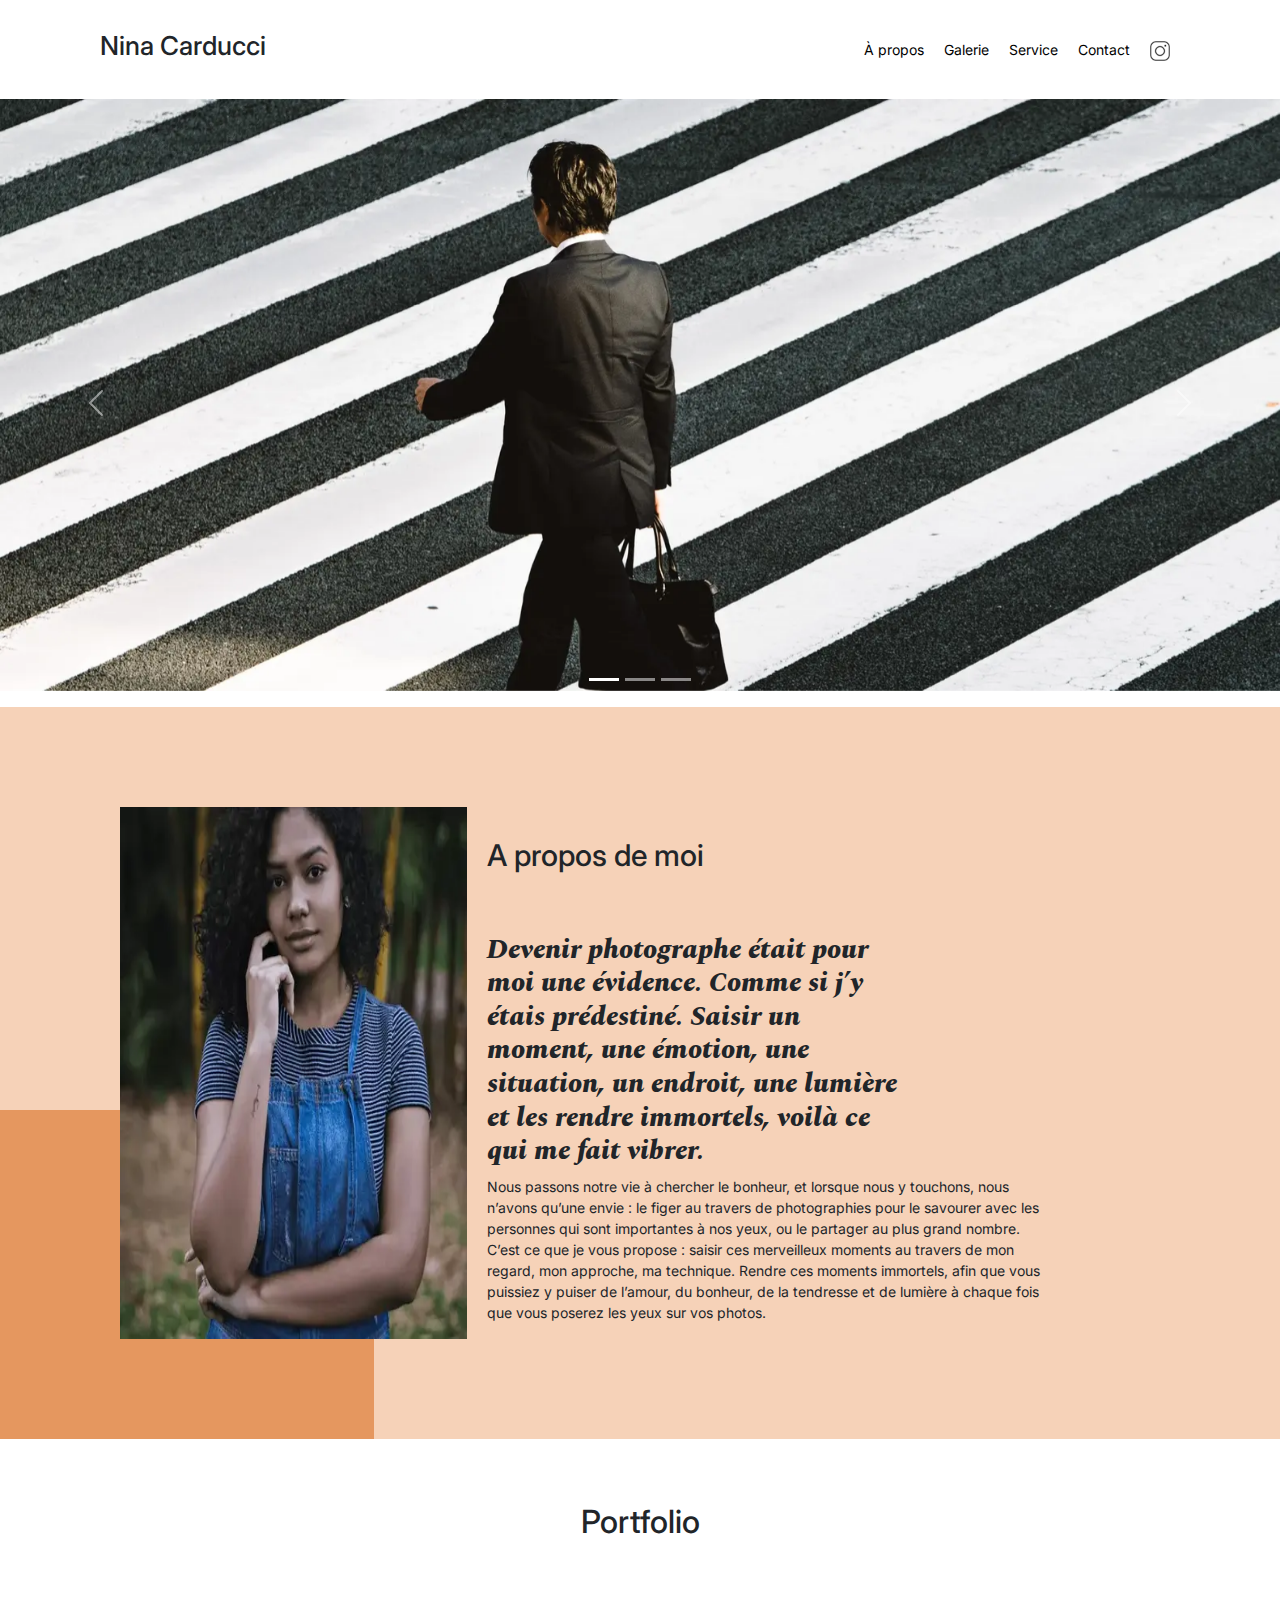
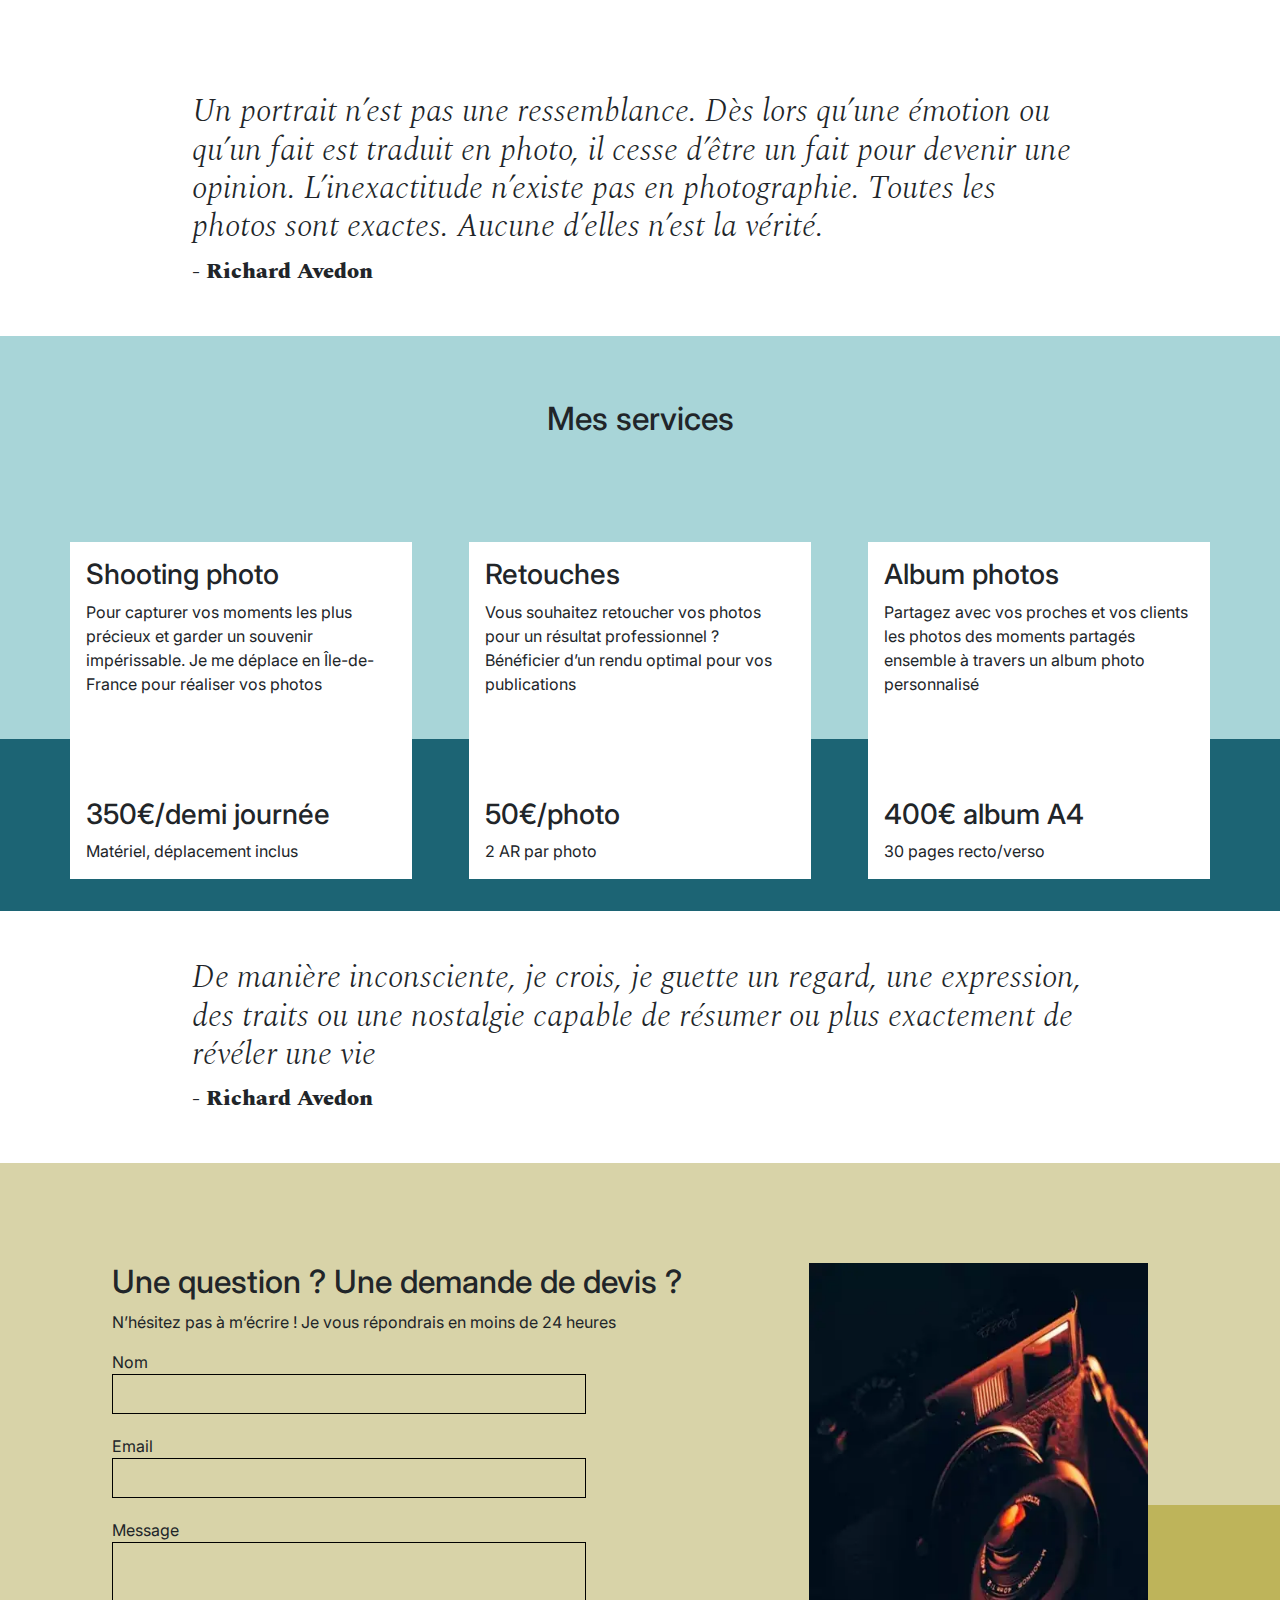
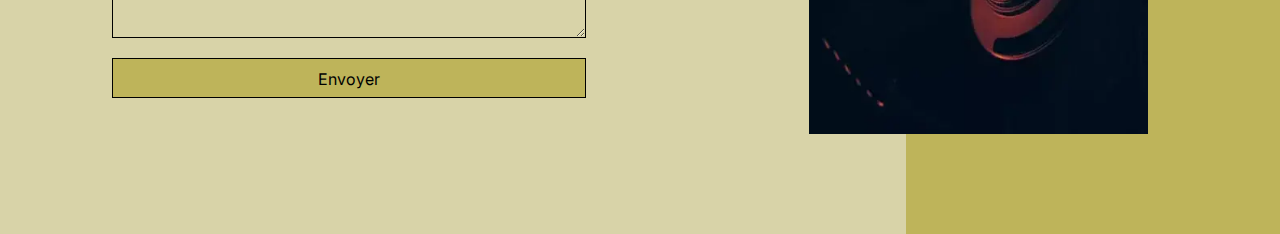
<file: index.html>
<!DOCTYPE html>
<html lang="fr">
<head>
	<meta name="viewport" content="width=device-width, initial-scale=1.0">
	<link rel="stylesheet" href="./assets/bootstrap/bootstrap.min.css">
	<link rel="stylesheet" href="./assets/style.min.css">
	<link rel="preconnect" href="https://fonts.googleapis.com">
	<link rel="preconnect" href="https://fonts.gstatic.com" crossorigin>
	<link href="https://fonts.googleapis.com/css2?family=Inter&family=Spectral:ital,wght@0,400;1,300;1,400;1,800&display=swap" rel="stylesheet">
	<link rel="shortcut icon" href="./assets/images/info/favicon.ico">
	<meta charset="UTF-8">
	<title>Nina Carducci - photographe</title>
	<meta name="description" content="Le monde de la photo avec nina Carducci">
	<meta name="keywords" content="photographe, portfolio, service photo">
	<meta name="twitter:card" content="summary">
	<meta name="twitter:description" content="Le monde de la photo avec nina Carducci">
	<meta name="twitter:image" content="https://upload.wikimedia.org/wikipedia/commons/thumb/6/6f/Logo_of_Twitter.svg/512px-Logo_of_Twitter.svg.png">
	<meta name="twitter:site" content="@ninacarducci">
	<script type="application/ld+json">
        {
          "@context": "http://schema.org/",
          "@type": "LocalBusiness",
          "name": "Nina Carducci",
          "address": {
            "@type": "PostalAddress",
            "streetAddress": "68 Avenue Alsace-Lorraine",
            "postalCode": "33200",
            "addressLocality": "Bordeaux"
          },
          "telephone": "05 56 67 78 89",
          "openingHours": "Mo-Fr 10:00-19:00",
          "url": "https://misterbakka.github.io/ninacarducci/"
        }
    </script>
</head>
<body>
	<header>
		<h1 class="name">Nina Carducci</h1>
		<nav>
			<ul>
				<li><a href="#about">À propos</a></li>
				<li><a href="#gallery">Galerie</a></li>
				<li><a href="#services">Service</a></li>
				<li><a href="#contact">Contact</a></li>
				<li><a class="social-link" href="https://www.instagram.com/ninacarducci.photo/?hl=fr"
						target="_blank"><img src="assets/images/info/instagram.webp" alt="Logo instragram"></a></li>
			</ul>
		</nav>
	</header>
	<main>
		<section id="header">
			<div id="carouselExampleIndicators" class="carousel slide" data-bs-ride="carousel">
				<div class="carousel-indicators">
					<button type="button" data-bs-target="#carouselExampleIndicators" data-bs-slide-to="0" class="active"
						aria-current="true" aria-label="Slide 1"></button>
					<button type="button" data-bs-target="#carouselExampleIndicators" data-bs-slide-to="1"
						aria-label="Slide 2"></button>
					<button type="button" data-bs-target="#carouselExampleIndicators" data-bs-slide-to="2"
						aria-label="Slide 3"></button>
				</div>
				<div class="carousel-inner">
					<figure class="carousel-item active">
						<img src="./assets/images/slider/ryoji-iwata-wuzjnov7t0g-unsplash.webp" class="d-block w-100 h-100"
						alt="Homme se trouvant de dos.">
					</figure>
					<figure class="carousel-item">
						<img src="./assets/images/slider/nicholas-green-npz8akkumdi-unsplash.webp" class="d-block w-100 h-100"
						alt="Groupe de personne se trouvant dans le public face à une scène.">
					</figure>
					<figure class="carousel-item">
						<img src="./assets/images/slider/edward-cisneros-3_h6-1NPDGw-unsplash.webp" class="d-block w-100 h-100"
						alt="Mariés qui s'embrassent.">
					</figure>
				</div>
				<button class="carousel-control-prev" type="button" data-bs-target="#carouselExampleIndicators"
					data-bs-slide="prev">
					<span class="carousel-control-prev-icon" aria-hidden="true"></span>
					<span class="visually-hidden">Previous</span>
				</button>
				<button class="carousel-control-next" type="button" data-bs-target="#carouselExampleIndicators"
					data-bs-slide="next">
					<span class="carousel-control-next-icon" aria-hidden="true"></span>
					<span class="visually-hidden">Next</span>
				</button>
			</div>
		</section>
		<section id="about">
			<figure class="picture left">
				<img src="assets/images/info/nina.webp" alt="Photo de Nina Carducci">
			</figure>
			<div id="about-me">
				<h2 class="about-me__title">A propos de moi</h2>
				<h3 class="about-me__introduction">Devenir photographe était pour moi une évidence. Comme si j’y étais
					prédestiné. Saisir un moment, une émotion, une situation, un endroit, une lumière et les rendre
					immortels, voilà ce qui me fait vibrer.</h3>
				<p>Nous passons notre vie à chercher le bonheur, et lorsque nous y touchons, nous n’avons qu’une envie :
					le figer au travers de photographies pour le savourer avec les personnes qui sont importantes à nos
					yeux, ou le partager au plus grand nombre.
					C’est ce que je vous propose : saisir ces merveilleux moments au travers de mon regard, mon
					approche, ma technique. Rendre ces moments immortels, afin que vous puissiez y puiser de l’amour, du
					bonheur, de la tendresse et de lumière à chaque fois que vous poserez les yeux sur vos photos.</p>
			</div>
		</section>
		<section id="gallery">
			<h2 class="title">Portfolio</h2>
			<div class="container py-3">
				<figure class="gallery" style="display: none">
					<img data-gallery-tag="Concert" class="gallery-item"
						src="./assets/images/gallery/concerts/aaron-paul-wnX-fXzB6Cw-unsplash.webp"
						alt="Scène avec des lumières rouges." />
					<img data-gallery-tag="Entreprises" class="gallery-item"
						src="./assets/images/gallery/entreprise/ali-morshedlou-wmd64tmfc4k-unsplash.webp"
						alt="Homme ayant un visage sérieux." />
					<img data-gallery-tag="Entreprises" class="gallery-item"
						src="./assets/images/gallery/entreprise/jason-goodman-tho1-oukbg0-unsplash.webp"
						alt="Deux employées qui rigolent." />
					<img data-gallery-tag="Mariages" class="gallery-item"
						src="./assets/images/gallery/mariage/hannah-busing-rvf2r-qmprk-unsplash.webp"
						alt="Des mains qui se touchent." />
					<img data-gallery-tag="Portrait" class="gallery-item"
						src="./assets/images/gallery/portraits/ade-tunji-rvkhwwzfatq-unsplash.webp"
						alt="Homme qui reçoit une forte luminosité sur son visage." />
					<img data-gallery-tag="Mariages" class="gallery-item"
						src="./assets/images/gallery/mariage/jakob-owens-siniljkxhmc-unsplash.webp"
						alt="Des mariés qui s'embrassent." />
					<img data-gallery-tag="Portrait" class="gallery-item"
						src="./assets/images/gallery/portraits/van-prattenburg-443cl1ur-8-unsplash.webp"
						alt="Une jeune femme près d'un grillage." />
					<img data-gallery-tag="Concert" class="gallery-item"
						src="./assets/images/gallery/concerts/austin-neill-hgO1wFPXl3I-unsplash.webp"
						alt="Chanteur avec de la fumée qui se dégage derrière lui." />
					<img data-gallery-tag="Entreprises" class="gallery-item"
						src="./assets/images/gallery/entreprise/s-campos-felipe-fsgzm8n0hiy-unsplash.webp"
						alt="Une femme qui rigole devant son ordinateur." />
				</figure>
			</div>
		</section>
		<blockquote class="quote">
			<h2 class="quote__text">Un portrait n’est pas une ressemblance. Dès lors qu’une émotion ou qu’un
				fait est traduit en photo, il cesse d’être un fait pour devenir une opinion. L’inexactitude
				n’existe pas en photographie. Toutes les photos sont exactes. Aucune d’elles n’est la
				vérité.
			</h2>
			<figcaption class="quote__author">- Richard Avedon</figcaption>
		</blockquote>
		<section id="services">
			<h2 class="title">Mes services</h2>
			<div class="container">
				<div class="service">
					<div class="service__description">
						<h3>Shooting photo</h3>
						<p>Pour capturer vos moments les plus précieux et garder un souvenir impérissable. Je me déplace
							en Île-de-France pour réaliser vos photos</p>
					</div>
					<div class="service__price">
						<h3>350€/demi journée</h3>
						<span>Matériel, déplacement inclus</span>
					</div>
				</div>
				<div class="service">
					<div class="service__description">
						<h3>Retouches</h3>
						<p>Vous souhaitez retoucher vos photos pour un résultat professionnel ? Bénéficier d’un rendu
							optimal pour vos publications</p>
					</div>
					<div class="service__price">
						<h3>50€/photo</h3>
						<span>2 AR par photo</span>
					</div>
				</div>
				<div class="service">
					<div class="service__description">
						<h3>Album photos</h3>
						<p>Partagez avec vos proches et vos clients les photos des moments partagés ensemble à travers
							un album photo personnalisé</p>
					</div>
					<div class="service__price">
						<h3>400€ album A4</h3>
						<span>30 pages recto/verso</span>
					</div>
				</div>
			</div>
		</section>
		<blockquote class="quote">
			<h2 class="quote__text">De manière inconsciente, je crois, je guette un regard, une expression, des
				traits ou une nostalgie capable de résumer ou plus exactement de révéler une vie
			</h2>
			<figcaption class="quote__author">- Richard Avedon</figcaption>
		</blockquote>
	</main>
	<footer id="contact">
		<div class="container">
			<div class="form-container">
				<h2>Une question ? Une demande de devis ?</h2>
				<p> N’hésitez pas à m’écrire ! Je vous répondrais en moins de 24 heures</p>
				<form action="#" method="post">
					<label for="nom">Nom</label>
					<input type="text" name="nom" id="nom">
					<label for="email">Email</label>
					<input type="email" name="email" id="email">
					<label for="message">Message</label>
					<textarea name="message" id="message" cols="30" rows="10"></textarea>
					<input type="submit" value="Envoyer" />
				</form>
			</div>
			<figure class="picture right">
				<img src="assets/images/info/camera.webp" alt="appareil photo">
			</figure>
		</div>
	</footer>
	<script src="./assets/bootstrap/bootstrap.bundle.min.js"></script>
		<script src="https://code.jquery.com/jquery-3.4.1.min.js" integrity="sha256-CSXorXvZcTkaix6Yvo6HppcZGetbYMGWSFlBw8HfCJo=" crossorigin="anonymous"></script>
		<script src="./assets/maugallery.js"></script>
		<script src="./assets/scripts.js"></script>
</body>
</html>
</file>
<file: assets/style.min.css>
.nav-pills .nav-link,.ref-link-tel,nav a{color:#000}.about-me__introduction,.quote,.quote__text{font-style:italic;font-family:Spectral}.quote,.quote__author,.quote__text{font-family:Spectral}.service,header{background-color:#fff}#about,#contact{position:relative;padding-inline:100px;padding-block:100px}.picture.left::before,.picture.right::before{content:' ';width:374px;height:329px;bottom:0;z-index:-1}header{position:sticky;top:0;z-index:1000;display:flex;justify-content:space-between;padding-inline:100px;padding-block:30px;align-items:center}.referencement,.service{flex-direction:column;display:flex}.name{font-size:26px}nav ul{display:flex;list-style-type:none;font-size:14px;margin-bottom:0}nav li{padding-inline:10px}nav a{text-decoration:none}.referencement{margin-top:40px}body{max-width:1920px;margin:auto}*{font-family:Inter;font-style:normal}.social-link img{width:20px;height:20px}#about{display:flex;background-color:#f6d2b8}.picture.left::before{background-color:#e5975f;position:absolute;left:0}.picture{flex:1;margin:0 20px;z-index:0}.picture img{width:100%;height:100%}#about-me,.form-container{flex:2}.about-me__title{margin-top:1em;margin-bottom:60px;font-size:30px}.about-me__introduction{font-weight:800;width:60%}#about-me p{width:80%;font-size:14px}.title{text-align:center;padding-block:2em}.gallery .nav{justify-content:center}.nav-pills .nav-link.active,.nav-pills .show>.nav-link{color:#000;background-color:#beb45a;border-radius:0}.item-column{position:relative;margin-bottom:0!important;padding:0}.item-column::after{content:"";display:block;padding-bottom:100%}.gallery-item{position:absolute;width:100%;height:100%;object-fit:cover;padding:.5em}.mg-next,.mg-prev{width:30px;height:30px;border-radius:00%;justify-content:center;align-items:center;display:flex;font-size:24px}form input,form textarea{width:100%;background-color:transparent;border:1px solid;margin-bottom:20px}.quote{width:70%;margin:auto;padding-block:3em}.quote__text{font-weight:300}.quote__author{font-weight:800;font-size:22px}#services{margin:auto;background-color:#a8d5d8;position:relative}#services .container::before{content:' ';background-color:#1c6474;position:absolute;width:100%;height:30%;bottom:0;left:0;z-index:0}#services .container{justify-content:space-between;display:flex;padding:2em 0}.service{max-width:390px;width:30%;height:337px;padding:1em;justify-content:space-between;z-index:1}#contact{margin:auto;background-color:#d8d3a8}#contact .container{display:flex}.picture.right::before{background-color:#beb45a;position:absolute;right:0}form{display:flex;flex-direction:column;width:70%;align-items:flex-start}form input{height:2.5em}form textarea{height:5em;line-height:2.5em;font-size:1.2em}input[type=submit]{background-color:#beb45a;padding:.5em 1em}@media all and (max-width:1180px){.picture{flex:2}#about,#contact .container{align-items:center}.about-me__title{margin-top:0;margin-bottom:1em}#about-me h6,#about-me p{width:100%}}@media all and (max-width:1000px){.picture.left::before,.picture.right::before{height:30%;position:absolute;z-index:-1;width:100%}#about,#contact .container,#services .container{flex-direction:column}.picture{width:50%}.picture.left::before{bottom:auto;top:0;left:0}.about-me__title{text-align:center;margin-top:1em}.service{width:100%;max-width:100%;height:auto;margin:2em 0}.service__description{margin-bottom:1em}#services .container::before{width:30%;height:100%;bottom:0;right:0;left:auto;z-index:0}#contact .picture.right{margin-top:1em}.picture.right::before{bottom:0;right:0}}@media all and (max-width:650px){header{flex-direction:column;padding-inline:0}header nav,header nav ul{width:100%;padding:0}header nav li{flex:1;padding-block:1em;text-align:center}.picture.left::before,.picture.right::before{height:150px}#services .container{align-items:center}.service{max-width:90%}#about,#contact{padding-inline:2em;padding-block:2em}form{width:100%}.picture{width:80%}}
</file>
